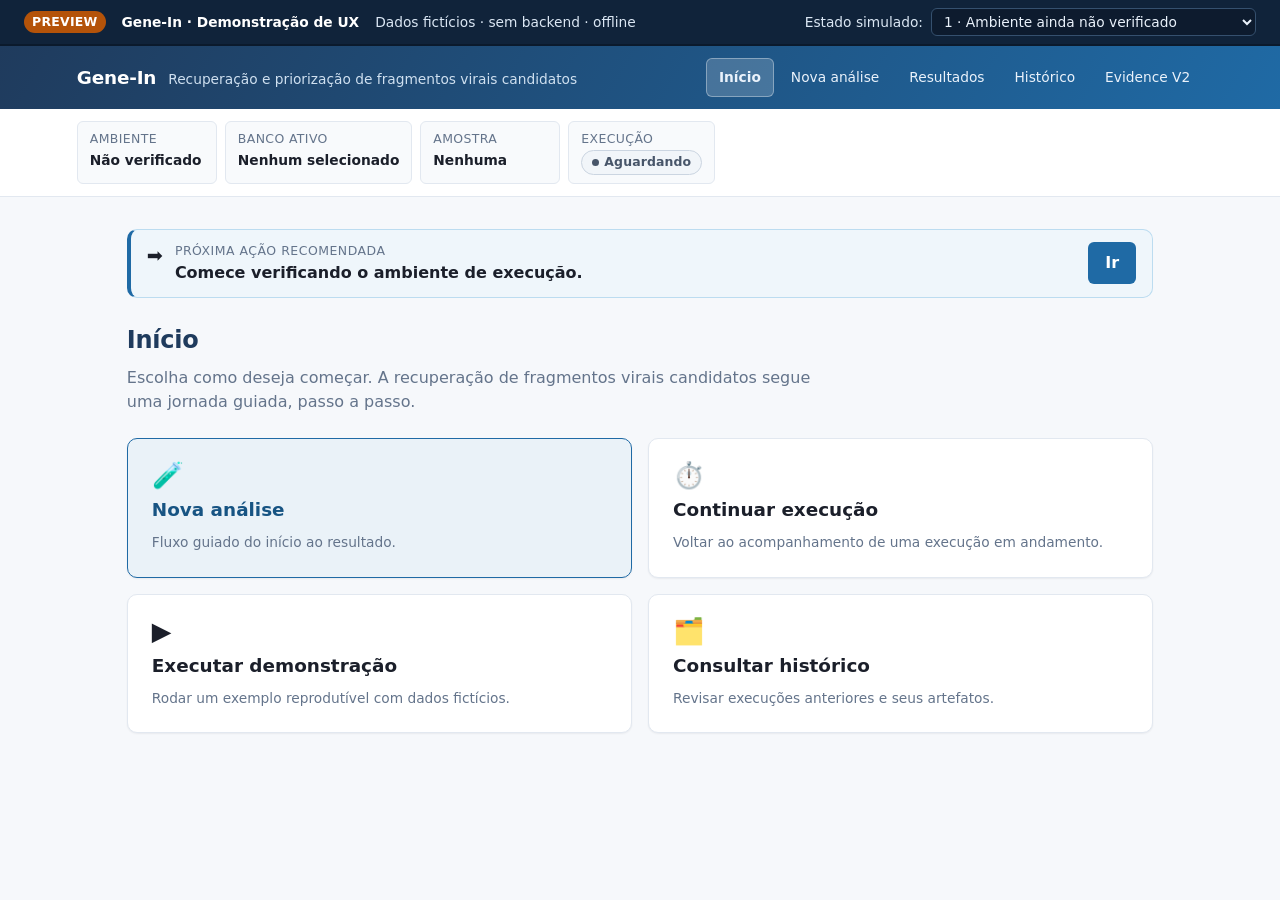
<file: dashboard/preview/index.html>
<!doctype html>
<html lang="pt-BR">
  <head>
    <meta charset="utf-8" />
    <meta name="viewport" content="width=device-width, initial-scale=1" />
    <title>Gene-In · Preview de UX (estático)</title>
    <link rel="stylesheet" href="preview.css" />
  </head>
  <body>
    <a class="skip-link" href="#screen-root">Pular para o conteúdo</a>

    <!-- Faixa exclusiva do preview: seletor dos 11 estados -->
    <div class="preview-bar">
      <span class="preview-tag">PREVIEW</span>
      <strong>Gene-In · Demonstração de UX</strong>
      <span>Dados fictícios · sem backend · offline</span>
      <label for="scenario-select">
        Estado simulado:
        <select id="scenario-select" aria-label="Selecionar estado simulado do preview"></select>
      </label>
    </div>

    <!-- Cabeçalho + navegação -->
    <header class="app-header">
      <div class="app-header__brand">
        <h1>Gene-In</h1>
        <span>Recuperação e priorização de fragmentos virais candidatos</span>
      </div>
      <nav class="app-header__nav" id="main-nav" aria-label="Navegação principal"></nav>
    </header>

    <!-- Barra de contexto persistente -->
    <div class="context-bar" id="context-bar" aria-label="Contexto atual"></div>

    <!-- Área de telas -->
    <main id="screen-root" tabindex="-1"></main>

    <!-- Modal reutilizável (parâmetros, ajuda) -->
    <div class="modal-overlay" id="modal-overlay" hidden>
      <div class="modal" id="modal" role="dialog" aria-modal="true" aria-labelledby="modal-title">
        <div class="modal__header">
          <h3 id="modal-title">Detalhes</h3>
          <button class="modal__close" id="modal-close" aria-label="Fechar">✕</button>
        </div>
        <div class="modal__body" id="modal-body"></div>
      </div>
    </div>

    <script src="mock-data.js"></script>
    <script src="preview.js"></script>
  </body>
</html>
</file>
<file: dashboard/preview/preview.css>
/* =====================================================================
   Gene-In · Preview de UX (estático, offline)
   Tokens centralizados + componentes. Paleta herdada do dashboard atual.
   Estilo: científico, claro e sóbrio. Sem gradientes decorativos.
   ===================================================================== */

:root {
  /* ---- Cores base ---- */
  --c-bg:            #f6f8fb;
  --c-surface:       #ffffff;
  --c-surface-2:     #f8fafc;
  --c-surface-3:     #f1f5f9;
  --c-border:        #e2e8f0;
  --c-border-strong: #cbd5e1;

  /* ---- Texto ---- */
  --c-text:      #1b1f2a;
  --c-text-soft: #334155;
  --c-muted:     #64748b;
  --c-muted-2:   #94a3b8;

  /* ---- Marca (azul/verde-azulado) ---- */
  --c-primary:        #1f6aa5;
  --c-primary-hover:  #175483;
  --c-primary-weak:   #eaf2f8;
  --c-navy:           #1f3b5d;
  --c-teal:           #0f766e;
  --c-teal-weak:      #e6f4f2;

  /* ---- Estados semânticos ---- */
  --c-ok:        #1b7a3d;
  --c-ok-weak:   #f0fdf4;
  --c-ok-border: #bbf7d0;

  --c-warn:        #b45309;   /* âmbar: atenção / experimental / shadow mode */
  --c-warn-weak:   #fffbeb;
  --c-warn-border: #fcd34d;

  --c-danger:        #b3261e; /* vermelho: SOMENTE falha / ação perigosa */
  --c-danger-weak:   #fef2f2;
  --c-danger-border: #fecaca;

  --c-info:        #1f6aa5;
  --c-info-weak:   #eff6fb;
  --c-info-border: #bcdcf0;

  --c-neutral:        #475569; /* não avaliável / estados neutros */
  --c-neutral-weak:   #f1f5f9;
  --c-neutral-border: #cbd5e1;

  /* ---- Espaçamento ---- */
  --sp-1: 0.25rem;
  --sp-2: 0.5rem;
  --sp-3: 0.75rem;
  --sp-4: 1rem;
  --sp-5: 1.5rem;
  --sp-6: 2rem;

  /* ---- Raio / sombra / tipografia ---- */
  --radius:    10px;
  --radius-sm: 6px;
  --radius-lg: 14px;
  --shadow-sm: 0 1px 2px rgba(15, 23, 42, 0.06);
  --shadow:    0 2px 8px rgba(15, 23, 42, 0.08);
  --font:      "Inter", system-ui, -apple-system, Segoe UI, Roboto, sans-serif;
  --fs-xs: 0.78rem;
  --fs-sm: 0.86rem;
  --fs-md: 0.95rem;
  --fs-lg: 1.15rem;
  --fs-xl: 1.5rem;

  --focus-ring: 0 0 0 3px rgba(31, 106, 165, 0.35);

  color-scheme: light;
  font-family: var(--font);
  background: var(--c-bg);
  color: var(--c-text);
}

* { box-sizing: border-box; }
html, body { margin: 0; padding: 0; }
body { background: var(--c-bg); color: var(--c-text); font-size: 16px; line-height: 1.5; }

/* Acessibilidade: foco visível consistente */
a:focus-visible, button:focus-visible, input:focus-visible, select:focus-visible,
textarea:focus-visible, [tabindex]:focus-visible {
  outline: none;
  box-shadow: var(--focus-ring);
  border-radius: var(--radius-sm);
}

.skip-link {
  position: absolute; left: -999px; top: 0; z-index: 100;
  background: var(--c-primary); color: #fff; padding: var(--sp-2) var(--sp-4);
  border-radius: 0 0 var(--radius-sm) 0;
}
.skip-link:focus { left: 0; }

.visually-hidden {
  position: absolute !important; width: 1px; height: 1px;
  padding: 0; margin: -1px; overflow: hidden; clip: rect(0 0 0 0); white-space: nowrap; border: 0;
}

/* =====================================================================
   Faixa do preview (exclusiva do modo demonstração)
   ===================================================================== */
.preview-bar {
  display: flex; align-items: center; gap: var(--sp-4);
  flex-wrap: wrap;
  background: #10233a; color: #dbe7f4;
  padding: var(--sp-2) var(--sp-5);
  font-size: var(--fs-sm);
  border-bottom: 2px solid #0b1a2c;
}
.preview-bar strong { color: #fff; }
.preview-bar .preview-tag {
  background: var(--c-warn); color: #fff; font-weight: 600;
  padding: 2px 8px; border-radius: 999px; font-size: var(--fs-xs); letter-spacing: .02em;
}
.preview-bar label { display: inline-flex; align-items: center; gap: var(--sp-2); margin-left: auto; }
.preview-bar select {
  font: inherit; padding: var(--sp-1) var(--sp-2);
  border-radius: var(--radius-sm); border: 1px solid #35506e;
  background: #0d1b2e; color: #eaf2fb; min-width: 260px;
}

/* =====================================================================
   Cabeçalho compacto
   ===================================================================== */
.app-header {
  display: flex; align-items: center; justify-content: space-between; gap: var(--sp-4);
  padding: var(--sp-3) 6vw;
  background: linear-gradient(120deg, var(--c-navy), var(--c-primary));
  color: #fff;
}
.app-header__brand { display: flex; align-items: baseline; gap: var(--sp-3); }
.app-header__brand h1 { font-size: var(--fs-lg); margin: 0; letter-spacing: -.01em; }
.app-header__brand span { font-size: var(--fs-sm); color: #cfe0f0; }
.app-header__nav { display: flex; gap: var(--sp-1); flex-wrap: wrap; }
.app-header__nav button {
  font: inherit; font-size: var(--fs-sm); color: #eaf2fb;
  background: transparent; border: 1px solid transparent; border-radius: var(--radius-sm);
  padding: var(--sp-2) var(--sp-3); cursor: pointer;
}
.app-header__nav button:hover { background: rgba(255,255,255,.12); }
.app-header__nav button[aria-current="page"] { background: rgba(255,255,255,.18); border-color: rgba(255,255,255,.35); font-weight: 600; }

/* =====================================================================
   Barra de contexto persistente
   ===================================================================== */
.context-bar {
  display: flex; gap: var(--sp-2); flex-wrap: wrap; align-items: stretch;
  padding: var(--sp-3) 6vw;
  background: var(--c-surface);
  border-bottom: 1px solid var(--c-border);
}
.context-chip {
  display: flex; flex-direction: column; gap: 2px;
  padding: var(--sp-2) var(--sp-3);
  background: var(--c-surface-2);
  border: 1px solid var(--c-border);
  border-radius: var(--radius-sm);
  min-width: 140px;
}
.context-chip__label { font-size: var(--fs-xs); color: var(--c-muted); text-transform: uppercase; letter-spacing: .03em; }
.context-chip__value { font-size: var(--fs-sm); font-weight: 600; color: var(--c-text); display: flex; align-items: center; gap: 6px; }
.context-chip--experimental { border-color: var(--c-warn-border); background: var(--c-warn-weak); }
.context-chip--experimental .context-chip__value { color: var(--c-warn); }

/* =====================================================================
   Layout principal
   ===================================================================== */
main { display: block; padding: var(--sp-6) 6vw; max-width: 1180px; margin: 0 auto; }
.screen { display: none; }
.screen.active { display: block; animation: fade .18s ease; }
@keyframes fade { from { opacity: 0; transform: translateY(4px); } to { opacity: 1; transform: none; } }

.section-title { font-size: var(--fs-xl); margin: 0 0 var(--sp-2); color: var(--c-navy); letter-spacing: -.01em; }
.section-lead { color: var(--c-muted); margin: 0 0 var(--sp-5); max-width: 70ch; }

.card {
  background: var(--c-surface);
  border: 1px solid var(--c-border);
  border-radius: var(--radius);
  padding: var(--sp-5);
  box-shadow: var(--shadow-sm);
  margin-bottom: var(--sp-5);
}
.card > h3 { margin: 0 0 var(--sp-2); font-size: var(--fs-lg); color: var(--c-text); }
.card > p.desc { margin: 0 0 var(--sp-4); color: var(--c-muted); font-size: var(--fs-sm); }

/* =====================================================================
   Home (entrada principal)
   ===================================================================== */
.home-grid { display: grid; grid-template-columns: repeat(2, 1fr); gap: var(--sp-4); }
.action-card {
  text-align: left; display: flex; flex-direction: column; gap: var(--sp-2);
  padding: var(--sp-5); border-radius: var(--radius);
  border: 1px solid var(--c-border); background: var(--c-surface); cursor: pointer;
  font: inherit; color: var(--c-text); box-shadow: var(--shadow-sm);
}
.action-card:hover { border-color: var(--c-primary); box-shadow: var(--shadow); }
.action-card__icon { font-size: 1.6rem; line-height: 1; }
.action-card__title { font-size: var(--fs-lg); font-weight: 700; }
.action-card__desc { color: var(--c-muted); font-size: var(--fs-sm); }
.action-card--primary { border-color: var(--c-primary); background: var(--c-primary-weak); }
.action-card--primary .action-card__title { color: var(--c-primary-hover); }

/* =====================================================================
   Stepper (indicador de etapas)
   ===================================================================== */
.stepper { display: flex; flex-wrap: wrap; gap: var(--sp-1); list-style: none; padding: 0; margin: 0 0 var(--sp-5); }
.stepper li { flex: 1 1 120px; }
.stepper button {
  width: 100%; text-align: left; font: inherit; cursor: pointer;
  display: flex; align-items: center; gap: var(--sp-2);
  padding: var(--sp-2) var(--sp-3);
  background: var(--c-surface-2); border: 1px solid var(--c-border);
  border-radius: var(--radius-sm); color: var(--c-muted);
}
.stepper button:disabled { cursor: not-allowed; opacity: .6; }
.stepper .step-index {
  flex: none; width: 22px; height: 22px; border-radius: 999px;
  display: grid; place-items: center; font-size: var(--fs-xs); font-weight: 700;
  background: var(--c-border); color: var(--c-text-soft);
}
.stepper .step-label { font-size: var(--fs-sm); }
.stepper li[data-state="done"] button { color: var(--c-ok); border-color: var(--c-ok-border); background: var(--c-ok-weak); }
.stepper li[data-state="done"] .step-index { background: var(--c-ok); color: #fff; }
.stepper li[data-state="current"] button { color: var(--c-primary-hover); border-color: var(--c-primary); background: var(--c-primary-weak); font-weight: 600; }
.stepper li[data-state="current"] .step-index { background: var(--c-primary); color: #fff; }

/* =====================================================================
   Formulários
   ===================================================================== */
.form-grid { display: grid; grid-template-columns: repeat(2, minmax(0,1fr)); gap: var(--sp-4); }
.field { display: flex; flex-direction: column; gap: 6px; }
.field--full { grid-column: 1 / -1; }
.field label, .field .field__label { font-size: var(--fs-sm); font-weight: 600; color: var(--c-text-soft); }
.field input, .field select, .field textarea {
  font: inherit; padding: var(--sp-2) var(--sp-3);
  border: 1px solid var(--c-border-strong); border-radius: var(--radius-sm);
  background: var(--c-surface); color: var(--c-text);
}
.field .hint { font-size: var(--fs-xs); color: var(--c-muted); }
.field .hint--error { color: var(--c-danger); }
.field--invalid input, .field--invalid select { border-color: var(--c-danger); }

.help-inline {
  border: none; background: transparent; color: var(--c-primary); cursor: pointer;
  font: inherit; font-size: var(--fs-xs); padding: 0; text-decoration: underline dotted;
}

/* Divulgação progressiva */
.advanced-toggle {
  display: inline-flex; align-items: center; gap: var(--sp-2);
  margin: var(--sp-3) 0; font-size: var(--fs-sm); color: var(--c-primary-hover);
  background: none; border: none; cursor: pointer; font-weight: 600;
}
.advanced-panel { border-top: 1px dashed var(--c-border-strong); margin-top: var(--sp-3); padding-top: var(--sp-4); }
.advanced-panel[hidden] { display: none; }

/* =====================================================================
   Botões
   ===================================================================== */
.btn {
  font: inherit; font-weight: 600; cursor: pointer;
  padding: var(--sp-2) var(--sp-4); border-radius: var(--radius-sm);
  border: 1px solid transparent; background: var(--c-surface-3); color: var(--c-text-soft);
  display: inline-flex; align-items: center; gap: var(--sp-2);
}
.btn:hover { background: var(--c-border); }
.btn--primary { background: var(--c-primary); color: #fff; }
.btn--primary:hover { background: var(--c-primary-hover); }
.btn--primary:disabled { background: var(--c-border-strong); color: #fff; cursor: not-allowed; }
.btn--ghost { background: transparent; border-color: var(--c-border-strong); }
.btn--danger { background: var(--c-danger); color: #fff; }
.btn--danger:hover { filter: brightness(.94); }
.btn-row { display: flex; gap: var(--sp-3); flex-wrap: wrap; align-items: center; margin-top: var(--sp-5); }
.btn-row .spacer { margin-left: auto; }

/* =====================================================================
   Assistente "próxima ação recomendada"
   ===================================================================== */
.next-action {
  display: flex; align-items: flex-start; gap: var(--sp-3);
  border: 1px solid var(--c-info-border); background: var(--c-info-weak);
  border-left: 4px solid var(--c-primary);
  border-radius: var(--radius); padding: var(--sp-3) var(--sp-4); margin-bottom: var(--sp-5);
}
.next-action__icon { font-size: 1.2rem; }
.next-action__body { flex: 1; }
.next-action__label { font-size: var(--fs-xs); text-transform: uppercase; letter-spacing: .04em; color: var(--c-muted); }
.next-action__text { font-weight: 600; color: var(--c-text); }
.next-action--warn { border-color: var(--c-warn-border); background: var(--c-warn-weak); border-left-color: var(--c-warn); }

/* =====================================================================
   Avisos / notices
   ===================================================================== */
.notice { padding: var(--sp-3) var(--sp-4); border-radius: var(--radius); border: 1px solid; font-size: var(--fs-sm); margin-bottom: var(--sp-4); }
.notice--info    { background: var(--c-info-weak);   border-color: var(--c-info-border);   color: #0d4a72; }
.notice--warn    { background: var(--c-warn-weak);   border-color: var(--c-warn-border);   color: var(--c-warn); }
.notice--danger  { background: var(--c-danger-weak); border-color: var(--c-danger-border); color: var(--c-danger); }
.notice--ok      { background: var(--c-ok-weak);     border-color: var(--c-ok-border);     color: var(--c-ok); }
.notice--neutral { background: var(--c-neutral-weak);border-color: var(--c-neutral-border);color: var(--c-neutral); }

/* =====================================================================
   Badges de estado (execução / evidência)
   ===================================================================== */
.badge {
  display: inline-flex; align-items: center; gap: 5px;
  padding: 2px 10px; border-radius: 999px; font-size: var(--fs-xs); font-weight: 700;
  border: 1px solid transparent; letter-spacing: .01em;
}
.badge::before { content: ""; width: 7px; height: 7px; border-radius: 999px; background: currentColor; }
.badge--ok       { background: var(--c-ok-weak);     color: var(--c-ok);      border-color: var(--c-ok-border); }
.badge--running  { background: var(--c-info-weak);   color: var(--c-info);    border-color: var(--c-info-border); }
.badge--none     { background: var(--c-neutral-weak);color: var(--c-neutral); border-color: var(--c-neutral-border); }
.badge--na       { background: #f5f3ff;              color: #6d28d9;          border-color: #ddd6fe; }
.badge--fail     { background: var(--c-danger-weak); color: var(--c-danger);  border-color: var(--c-danger-border); }
.badge--cancel   { background: var(--c-surface-3);   color: var(--c-muted);   border-color: var(--c-border-strong); }
.badge--warn     { background: var(--c-warn-weak);   color: var(--c-warn);    border-color: var(--c-warn-border); }
.badge--partial  { background: #fff7ed;              color: #c2410c;          border-color: #fed7aa; }

/* =====================================================================
   Execução / etapas em tempo real
   ===================================================================== */
.exec-stages { list-style: none; padding: 0; margin: 0 0 var(--sp-4); display: grid; gap: var(--sp-2); }
.exec-stage { display: flex; align-items: center; gap: var(--sp-3); padding: var(--sp-2) var(--sp-3); border: 1px solid var(--c-border); border-radius: var(--radius-sm); background: var(--c-surface-2); }
.exec-stage__icon { width: 20px; text-align: center; }
.exec-stage__label { flex: 1; font-size: var(--fs-sm); font-weight: 600; }
.exec-stage__meta { font-size: var(--fs-xs); color: var(--c-muted); }
.exec-stage[data-state="done"]    { border-color: var(--c-ok-border);   background: var(--c-ok-weak); }
.exec-stage[data-state="running"] { border-color: var(--c-info-border); background: var(--c-info-weak); }
.exec-stage[data-state="error"]   { border-color: var(--c-danger-border);background: var(--c-danger-weak); }
.exec-stage[data-state="skipped"] { opacity: .7; }

.log-panel {
  background: #0f172a; color: #cbd5e1; font-family: ui-monospace, "Cascadia Code", Consolas, monospace;
  font-size: var(--fs-xs); padding: var(--sp-3); border-radius: var(--radius-sm);
  max-height: 220px; overflow: auto; white-space: pre-wrap; margin: 0;
}
details.tech > summary { cursor: pointer; font-size: var(--fs-sm); color: var(--c-muted); font-weight: 600; margin-top: var(--sp-3); }
.elapsed { font-variant-numeric: tabular-nums; font-weight: 700; color: var(--c-text-soft); }

/* =====================================================================
   Resultados em camadas
   ===================================================================== */
.result-layer { border: 1px solid var(--c-border); border-radius: var(--radius); margin-bottom: var(--sp-4); overflow: hidden; }
.result-layer > header { display: flex; align-items: center; gap: var(--sp-3); padding: var(--sp-3) var(--sp-4); background: var(--c-surface-2); border-bottom: 1px solid var(--c-border); }
.result-layer > header h4 { margin: 0; font-size: var(--fs-md); }
.result-layer__num { width: 22px; height: 22px; border-radius: 999px; background: var(--c-navy); color: #fff; display: grid; place-items: center; font-size: var(--fs-xs); font-weight: 700; flex: none; }
.result-layer__body { padding: var(--sp-4); }
.result-layer--experimental { border-color: var(--c-warn-border); }
.result-layer--experimental > header { background: var(--c-warn-weak); }

.kv { display: grid; grid-template-columns: max-content 1fr; gap: 4px var(--sp-4); font-size: var(--fs-sm); }
.kv dt { color: var(--c-muted); }
.kv dd { margin: 0; font-weight: 600; }

/* Interpretação conservadora */
.interpretation { border-left: 4px solid var(--c-primary); background: var(--c-primary-weak); padding: var(--sp-3) var(--sp-4); border-radius: var(--radius-sm); font-size: var(--fs-sm); }
.interpretation--none    { border-left-color: var(--c-neutral); background: var(--c-neutral-weak); }
.interpretation--na      { border-left-color: #6d28d9; background: #f5f3ff; }
.interpretation--fail    { border-left-color: var(--c-danger); background: var(--c-danger-weak); }
.interpretation--warn    { border-left-color: var(--c-warn); background: var(--c-warn-weak); }

/* =====================================================================
   Tabelas
   ===================================================================== */
.table-wrap { overflow-x: auto; border: 1px solid var(--c-border); border-radius: var(--radius-sm); }
table.data { width: 100%; border-collapse: collapse; font-size: var(--fs-sm); }
table.data th, table.data td { padding: var(--sp-2) var(--sp-3); text-align: left; border-bottom: 1px solid var(--c-border); }
table.data thead th { background: var(--c-navy); color: #fff; font-weight: 600; position: sticky; top: 0; }
table.data tbody tr:nth-child(even) { background: var(--c-surface-2); }
table.data tbody tr:hover { background: var(--c-primary-weak); }

/* =====================================================================
   Histórico
   ===================================================================== */
.history-filters { display: flex; gap: var(--sp-3); flex-wrap: wrap; margin-bottom: var(--sp-4); }
.history-filters input, .history-filters select { font: inherit; padding: var(--sp-2) var(--sp-3); border: 1px solid var(--c-border-strong); border-radius: var(--radius-sm); }
.history-item { border: 1px solid var(--c-border); border-radius: var(--radius); padding: var(--sp-4); margin-bottom: var(--sp-3); background: var(--c-surface); }
.history-item > header { display: flex; align-items: center; gap: var(--sp-3); flex-wrap: wrap; }
.history-item h4 { margin: 0; font-size: var(--fs-md); }
.history-item__meta { display: flex; gap: var(--sp-4); flex-wrap: wrap; color: var(--c-muted); font-size: var(--fs-sm); margin: var(--sp-2) 0; }
.history-item__summary { font-size: var(--fs-sm); color: var(--c-text-soft); }
.history-item .actions { display: flex; gap: var(--sp-2); flex-wrap: wrap; margin-top: var(--sp-3); }
.history-item .btn { font-size: var(--fs-sm); padding: var(--sp-1) var(--sp-3); }

/* =====================================================================
   Evidence V2 (experimental / shadow mode)
   ===================================================================== */
.evidence-wrap { border: 2px solid var(--c-warn-border); border-radius: var(--radius-lg); background: linear-gradient(180deg, var(--c-warn-weak), var(--c-surface) 120px); padding: var(--sp-5); }
.evidence-banner { display: flex; align-items: center; gap: var(--sp-3); background: var(--c-warn); color: #fff; padding: var(--sp-2) var(--sp-4); border-radius: var(--radius-sm); margin-bottom: var(--sp-4); font-weight: 600; }
.evidence-banner .badge { background: #fff; color: var(--c-warn); }

/* =====================================================================
   Modal (gerenciamento de foco)
   ===================================================================== */
.modal-overlay { position: fixed; inset: 0; background: rgba(15,23,42,.55); display: grid; place-items: center; padding: var(--sp-4); z-index: 60; }
.modal-overlay[hidden] { display: none; }
.modal { background: var(--c-surface); border-radius: var(--radius-lg); max-width: 640px; width: 100%; max-height: 85vh; overflow: auto; box-shadow: var(--shadow); }
.modal__header { display: flex; align-items: center; justify-content: space-between; padding: var(--sp-4); border-bottom: 1px solid var(--c-border); }
.modal__header h3 { margin: 0; }
.modal__body { padding: var(--sp-4); }
.modal__close { background: none; border: none; font-size: 1.2rem; cursor: pointer; color: var(--c-muted); }

/* =====================================================================
   Responsividade
   ===================================================================== */
@media (max-width: 860px) {
  .form-grid, .home-grid { grid-template-columns: 1fr; }
  .app-header { flex-direction: column; align-items: flex-start; gap: var(--sp-2); }
  main { padding: var(--sp-5) 4vw; }
  .context-bar, .app-header, .preview-bar { padding-left: 4vw; padding-right: 4vw; }
}
@media (max-width: 560px) {
  .stepper li { flex-basis: 100%; }
  .preview-bar select { min-width: 0; width: 100%; }
  .preview-bar label { margin-left: 0; width: 100%; }
}

@media (prefers-reduced-motion: reduce) {
  .screen.active { animation: none; }
  * { transition: none !important; }
}
</file>
